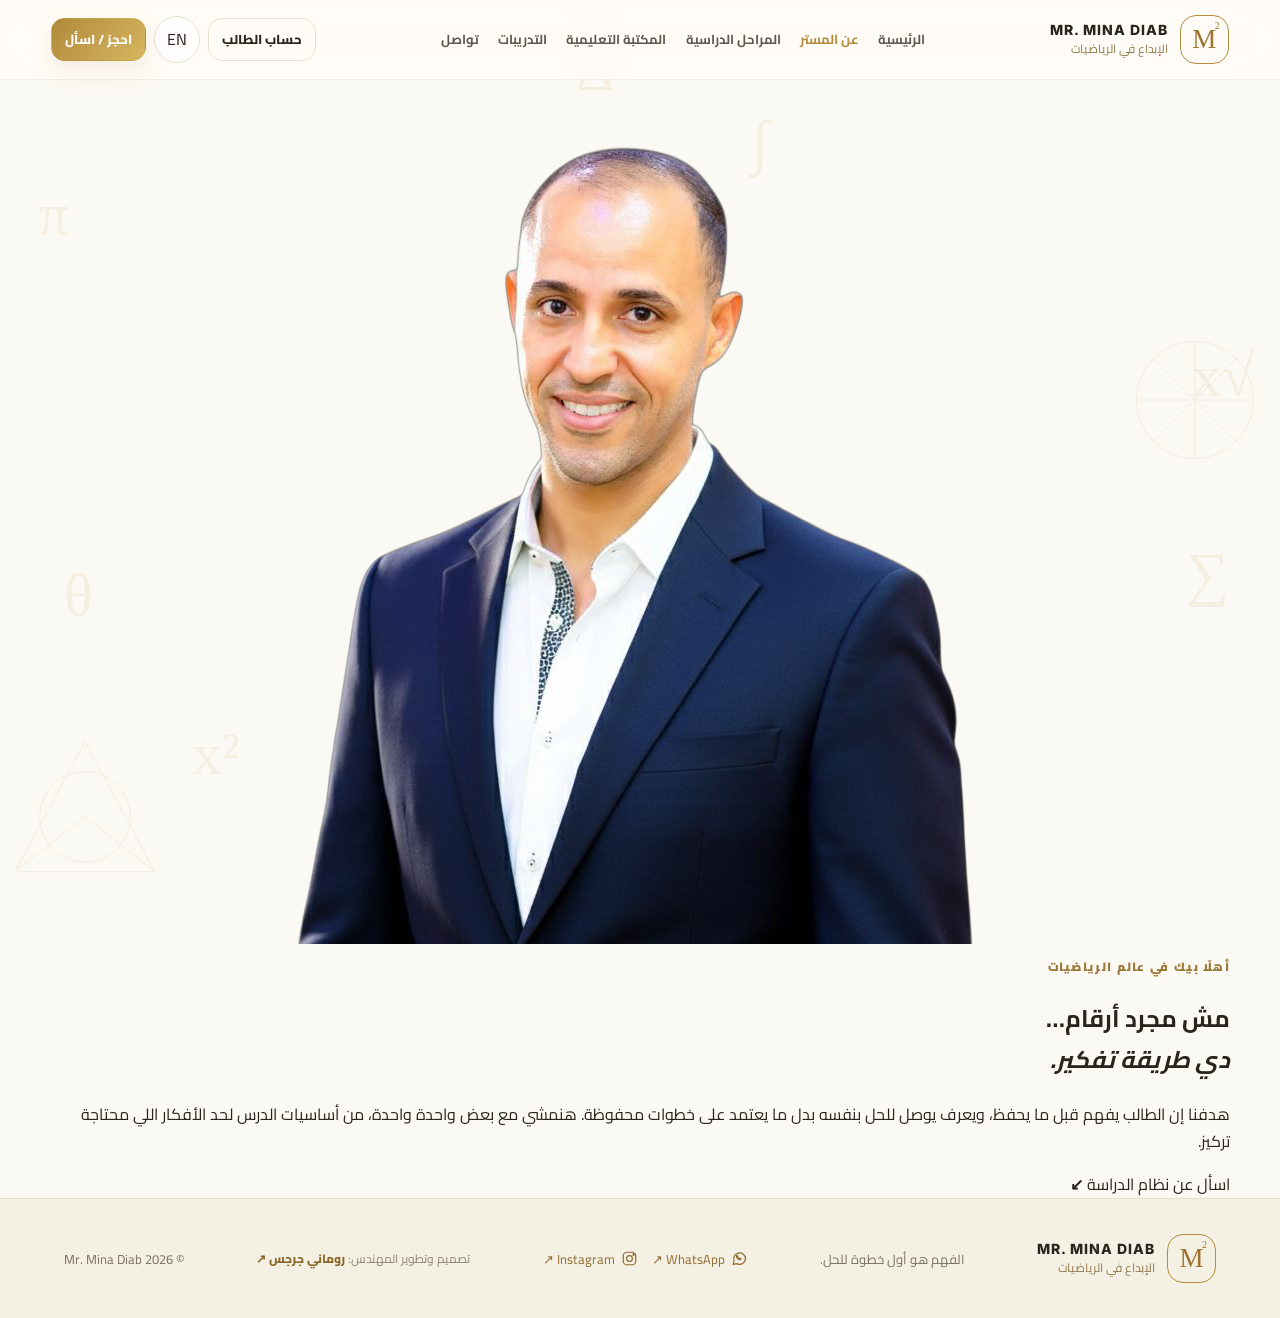
<file: about.html>
<!doctype html>
<!DOCTYPE html>

<!DOCTYPE html>

<html dir="rtl" lang="ar">
<head>
<meta charset="utf-8"/><meta content="width=device-width, initial-scale=1, maximum-scale=1, user-scalable=no, viewport-fit=cover" name="viewport"/><meta content="#fffdf8" name="theme-color"/><meta content="مستر مينا دياب — الإبداع في الرياضيات" name="description"/><title>عن مستر مينا دياب | الإبداع في الرياضيات</title>
<link href="https://fonts.googleapis.com" rel="preconnect"/><link crossorigin="" href="https://fonts.gstatic.com" rel="preconnect"/><link href="https://fonts.googleapis.com/css2?family=Cairo:wght@400;500;600;700;800;900&amp;family=Inter:wght@400;500;600;700;800&amp;display=swap" rel="stylesheet"/><link href="styles.css" rel="stylesheet"/>
</head><body data-title-ar="عن مستر مينا دياب | الإبداع في الرياضيات" data-title-en="Mr. Mina Diab | About the Teacher">
<div aria-hidden="true" class="math-layer"><span class="symbol s1">π</span><span class="symbol s2">∑</span><span class="symbol s3">x²</span><span class="symbol s4">√x</span><span class="symbol s5">∫</span><span class="symbol s6">∞</span><span class="symbol s7">θ</span><span class="symbol s8">Δ</span><svg class="geometry g1" viewbox="0 0 180 180"><path d="M90 12 164 150H16Z"></path><circle cx="90" cy="92" r="48"></circle><path d="M16 150 90 92 164 150"></path></svg><svg class="geometry g2" viewbox="0 0 180 180"><circle cx="90" cy="90" r="62"></circle><path d="M28 90H152M90 28V152M46 46 134 134M134 46 46 134"></path></svg></div>
<header class="header"><a class="brand" href="index.html"><span class="logo">M<sup>2</sup></span><span><b>MR. MINA DIAB</b><small data-ar="الإبداع في الرياضيات" data-en="CREATIVITY IN MATHEMATICS">الإبداع في الرياضيات</small></span></a><button aria-label="القائمة" class="menu" id="menu">☰</button><nav id="nav"><a data-ar="الرئيسية" data-en="Home" href="index.html">الرئيسية</a><a aria-current="page" data-ar="عن المستر" data-en="About" href="about.html">عن المستر</a><a data-ar="المراحل الدراسية" data-en="Study levels" href="levels.html">المراحل الدراسية</a><a data-ar="المكتبة التعليمية" data-en="Learning library" href="library.html">المكتبة التعليمية</a><a data-ar="التدريبات" data-en="Practice" href="practice.html">التدريبات</a><a data-ar="تواصل" data-en="Contact" href="contact.html">تواصل</a></nav><div class="head-actions"><a class="btn small" href="login.html" data-ar="حساب الطالب" data-en="Student account">حساب الطالب</a><button class="lang" id="lang">EN</button><a class="btn gold small" data-ar="احجز / اسأل" data-en="Book / Ask" href="contact.html">احجز / اسأل</a></div></header>
<main><section class="intro section" id="about"><div class="reveal"><div class="about-photo reveal"><img alt="صورة مستر مينا دياب" loading="lazy" src="images/mina-diab.jpg"/></div><span class="kicker" data-ar="أهلًا بيك في عالم الرياضيات" data-en="WELCOME TO THE WORLD OF MATH">أهلًا بيك في عالم الرياضيات</span><h2 data-ar="مش مجرد أرقام…&lt;br&gt;&lt;em&gt;دي طريقة تفكير.&lt;/em&gt;" data-en="More than numbers…&lt;br&gt;&lt;em&gt;a way of thinking.&lt;/em&gt;">مش مجرد أرقام…<br/><em>دي طريقة تفكير.</em></h2></div><div class="intro-text reveal"><p data-ar="هدفنا إن الطالب يفهم قبل ما يحفظ، ويعرف يوصل للحل بنفسه بدل ما يعتمد على خطوات محفوظة. هنمشي مع بعض واحدة واحدة، من أساسيات الدرس لحد الأفكار اللي محتاجة تركيز." data-en="Our goal is to help students understand before memorizing, and learn to solve independently. Step by step, from the basics to more challenging ideas.">هدفنا إن الطالب يفهم قبل ما يحفظ، ويعرف يوصل للحل بنفسه بدل ما يعتمد على خطوات محفوظة. هنمشي مع بعض واحدة واحدة، من أساسيات الدرس لحد الأفكار اللي محتاجة تركيز.</p><a class="text-link" href="contact.html"><span data-ar="اسأل عن نظام الدراسة" data-en="Ask about study options">اسأل عن نظام الدراسة</span> <b>↙</b></a></div></section></main>
<footer class="footer"><a class="brand" href="index.html"><span class="logo">M<sup>2</sup></span><span><b>MR. MINA DIAB</b><small data-ar="الإبداع في الرياضيات" data-en="CREATIVITY IN MATHEMATICS">الإبداع في الرياضيات</small></span></a><p data-ar="الفهم هو أول خطوة للحل." data-en="Understanding is the first step to solving.">الفهم هو أول خطوة للحل.</p><div class="footer-links"><a href="https://wa.me/201035148166" rel="noopener noreferrer" target="_blank"><svg aria-hidden="true" viewbox="0 0 24 24"><path d="M20.5 11.8a8.4 8.4 0 0 1-12.4 7.4L3 20.5l1.3-4.9a8.4 8.4 0 1 1 16.2-3.8Z"></path><path d="M8.6 7.7c.2-.4.4-.4.5 0l.7 1.7-.6.8c.6 1 1.3 1.6 2.2 2l.8-.8 1.8.8c.1.8-.5 1.5-1.2 1.7-1.8.2-4.9-2.5-5.1-4.4-.1-.7.3-1.4.9-1.8Z"></path></svg> WhatsApp ↗</a><a href="https://www.instagram.com/diab.mina?obrf=MWM0b29sZDF0dGJpOA==" rel="noopener noreferrer" target="_blank"><svg aria-hidden="true" viewbox="0 0 24 24"><rect height="17.6" rx="5" width="17.6" x="3.2" y="3.2"></rect><circle cx="12" cy="12" r="4.1"></circle><circle class="ig-dot" cx="17.8" cy="6.5" r="1"></circle></svg> Instagram ↗</a></div><div class="credit"><span data-ar="تصميم وتطوير المهندس:" data-en="Designed &amp; developed by">تصميم وتطوير المهندس:</span> <a href="https://romeo311020.github.io/Romany-Profile/index.html" rel="noopener noreferrer" target="_blank">روماني جرجس <b>↗</b></a></div><small class="copyright">© <span id="year"></span> Mr. Mina Diab</small></footer>
<script src="script.js"></script></body></html>
</file>
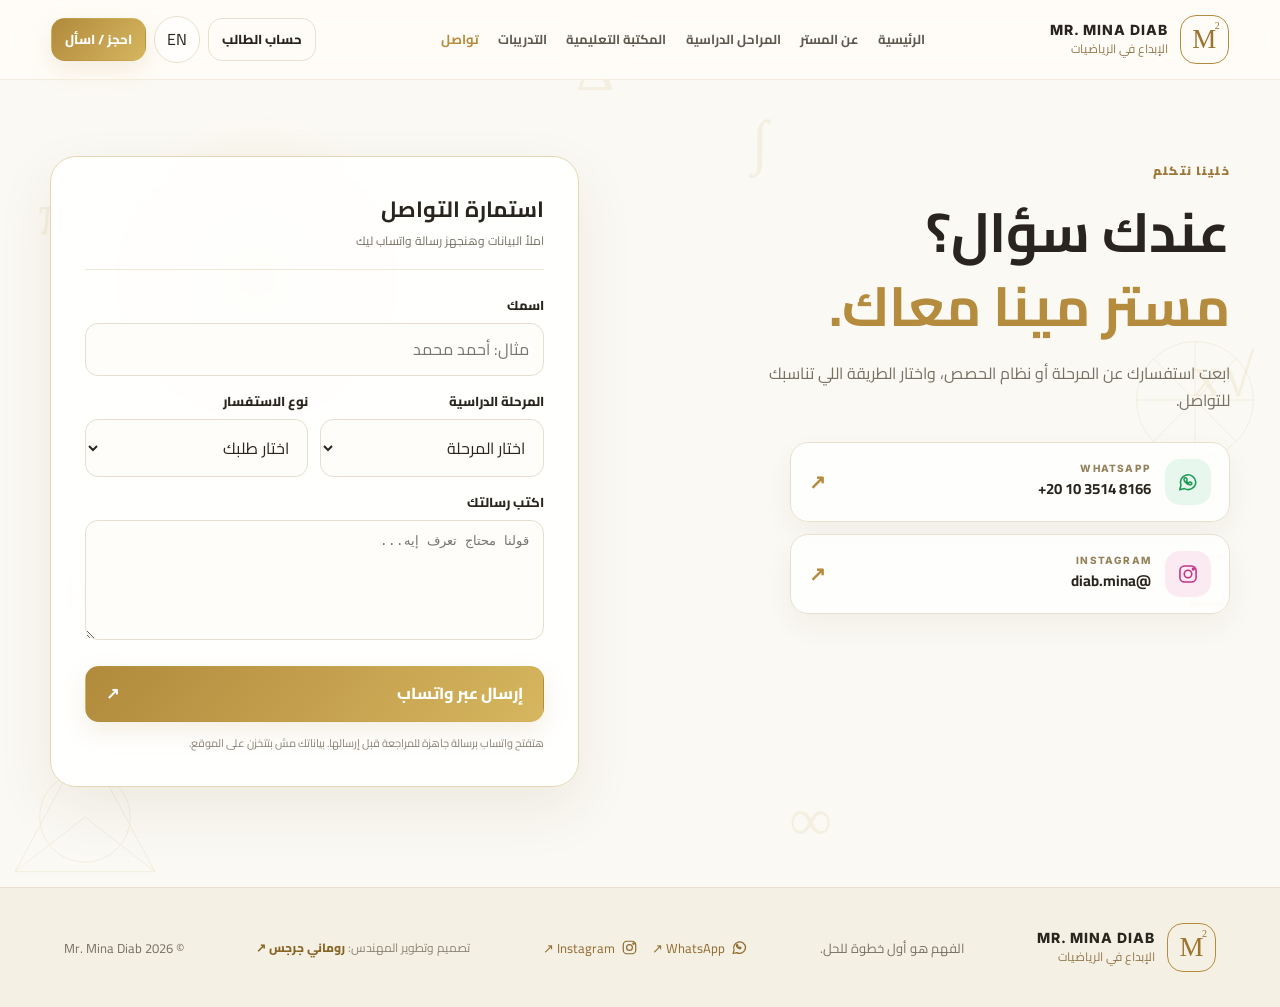
<file: contact.html>
<!doctype html>
<!DOCTYPE html>

<!DOCTYPE html>

<html dir="rtl" lang="ar">
<head>
<meta charset="utf-8"/><meta content="width=device-width, initial-scale=1, maximum-scale=1, user-scalable=no, viewport-fit=cover" name="viewport"/><meta content="#fffdf8" name="theme-color"/><meta content="مستر مينا دياب — الإبداع في الرياضيات" name="description"/><title>تواصل مع مستر مينا دياب</title>
<link href="https://fonts.googleapis.com" rel="preconnect"/><link crossorigin="" href="https://fonts.gstatic.com" rel="preconnect"/><link href="https://fonts.googleapis.com/css2?family=Cairo:wght@400;500;600;700;800;900&amp;family=Inter:wght@400;500;600;700;800&amp;display=swap" rel="stylesheet"/><link href="styles.css" rel="stylesheet"/>
</head><body data-title-ar="تواصل مع مستر مينا دياب" data-title-en="Mr. Mina Diab | Contact">
<div aria-hidden="true" class="math-layer"><span class="symbol s1">π</span><span class="symbol s2">∑</span><span class="symbol s3">x²</span><span class="symbol s4">√x</span><span class="symbol s5">∫</span><span class="symbol s6">∞</span><span class="symbol s7">θ</span><span class="symbol s8">Δ</span><svg class="geometry g1" viewbox="0 0 180 180"><path d="M90 12 164 150H16Z"></path><circle cx="90" cy="92" r="48"></circle><path d="M16 150 90 92 164 150"></path></svg><svg class="geometry g2" viewbox="0 0 180 180"><circle cx="90" cy="90" r="62"></circle><path d="M28 90H152M90 28V152M46 46 134 134M134 46 46 134"></path></svg></div>
<header class="header"><a class="brand" href="index.html"><span class="logo">M<sup>2</sup></span><span><b>MR. MINA DIAB</b><small data-ar="الإبداع في الرياضيات" data-en="CREATIVITY IN MATHEMATICS">الإبداع في الرياضيات</small></span></a><button aria-label="القائمة" class="menu" id="menu">☰</button><nav id="nav"><a data-ar="الرئيسية" data-en="Home" href="index.html">الرئيسية</a><a data-ar="عن المستر" data-en="About" href="about.html">عن المستر</a><a data-ar="المراحل الدراسية" data-en="Study levels" href="levels.html">المراحل الدراسية</a><a data-ar="المكتبة التعليمية" data-en="Learning library" href="library.html">المكتبة التعليمية</a><a data-ar="التدريبات" data-en="Practice" href="practice.html">التدريبات</a><a aria-current="page" data-ar="تواصل" data-en="Contact" href="contact.html">تواصل</a></nav><div class="head-actions"><a class="btn small" href="login.html" data-ar="حساب الطالب" data-en="Student account">حساب الطالب</a><button class="lang" id="lang">EN</button><a class="btn gold small" data-ar="احجز / اسأل" data-en="Book / Ask" href="contact.html">احجز / اسأل</a></div></header>
<main><section class="contact section" id="contact"><div class="contact-glow"></div><div class="contact-info reveal"><span class="kicker" data-ar="خلينا نتكلم" data-en="LET'S TALK">خلينا نتكلم</span><h2 data-ar="عندك سؤال؟&lt;br&gt;&lt;em&gt;مستر مينا معاك.&lt;/em&gt;" data-en="Have a question?&lt;br&gt;&lt;em&gt;Let's talk.&lt;/em&gt;">عندك سؤال؟<br/><em>مستر مينا معاك.</em></h2><p data-ar="ابعت استفسارك عن المرحلة أو نظام الحصص، واختار الطريقة اللي تناسبك للتواصل." data-en="Ask about your grade or lesson options. Choose the contact method that works for you.">ابعت استفسارك عن المرحلة أو نظام الحصص، واختار الطريقة اللي تناسبك للتواصل.</p><div class="contact-links"><a class="contact-link" href="https://wa.me/201035148166" rel="noopener noreferrer" target="_blank"><span class="contact-icon whatsapp-icon"><svg aria-hidden="true" viewbox="0 0 24 24"><path d="M20.5 11.8a8.4 8.4 0 0 1-12.4 7.4L3 20.5l1.3-4.9a8.4 8.4 0 1 1 16.2-3.8Z"></path><path d="M8.6 7.7c.2-.4.4-.4.7-.4h.5c.2 0 .4.1.5.4l.7 1.7c.1.2 0 .4-.1.6l-.5.6c-.2.2-.2.4 0 .6.5.8 1.2 1.4 2 1.8.2.1.4.1.6-.1l.7-.8c.2-.2.4-.2.6-.1l1.6.8c.2.1.3.3.3.5 0 .4-.2 1-.6 1.3-.5.4-1.1.6-1.8.5-1.1-.2-2.4-.8-3.6-1.8-1.4-1.2-2.3-2.6-2.5-3.7-.2-.7.1-1.5.5-1.9Z"></path></svg></span><span><small>WHATSAPP</small><b dir="ltr">+20 10 3514 8166</b></span><strong>↗</strong></a><a class="contact-link" href="https://www.instagram.com/diab.mina?obrf=MWM0b29sZDF0dGJpOA==" rel="noopener noreferrer" target="_blank"><span class="contact-icon instagram-icon"><svg aria-hidden="true" viewbox="0 0 24 24"><rect height="17.6" rx="5" width="17.6" x="3.2" y="3.2"></rect><circle cx="12" cy="12" r="4.1"></circle><circle class="ig-dot" cx="17.8" cy="6.5" r="1"></circle></svg></span><span><small>INSTAGRAM</small><b>@diab.mina</b></span><strong>↗</strong></a></div></div><form class="contact-form reveal" id="contactForm"><div class="form-title"><b data-ar="استمارة التواصل" data-en="CONTACT FORM">استمارة التواصل</b><small data-ar="املأ البيانات وهنجهز رسالة واتساب ليك" data-en="Fill this in to prepare a WhatsApp message">املأ البيانات وهنجهز رسالة واتساب ليك</small></div><label data-ar="اسمك" data-en="Your name" for="name">اسمك</label><input autocomplete="name" id="name" maxlength="80" name="name" placeholder="مثال: أحمد محمد" required=""/><div class="form-row"><div><label data-ar="المرحلة الدراسية" data-en="Study level" for="grade">المرحلة الدراسية</label><select id="grade" name="grade" required=""><option data-ar="اختار المرحلة" data-en="Choose a level" value="">اختار المرحلة</option><option data-ar="إعدادي" data-en="Preparatory">إعدادي</option><option data-ar="ثانوي" data-en="Secondary">ثانوي</option><option data-ar="استفسار عام" data-en="General inquiry">استفسار عام</option></select></div><div><label data-ar="نوع الاستفسار" data-en="Inquiry type" for="topic">نوع الاستفسار</label><select id="topic" name="topic" required=""><option data-ar="اختار طلبك" data-en="Choose a topic" value="">اختار طلبك</option><option data-ar="حجز حصة" data-en="Book a lesson">حجز حصة</option><option data-ar="مواعيد ومجموعات" data-en="Schedules &amp; groups">مواعيد ومجموعات</option><option data-ar="الكورسات والمذكرات" data-en="Courses &amp; notes">الكورسات والمذكرات</option><option data-ar="استفسار آخر" data-en="Other question">استفسار آخر</option></select></div></div><label data-ar="اكتب رسالتك" data-en="Your message" for="message">اكتب رسالتك</label><textarea id="message" maxlength="1000" name="message" placeholder="قولنا محتاج تعرف إيه..." required="" rows="4"></textarea><button class="btn gold submit" type="submit"><span data-ar="إرسال عبر واتساب" data-en="Send via WhatsApp">إرسال عبر واتساب</span><b>↗</b></button><p class="privacy" data-ar="هتفتح واتساب برسالة جاهزة للمراجعة قبل إرسالها. بياناتك مش بتتخزن على الموقع." data-en="WhatsApp opens with a message to review before sending. Your details aren't stored on this website.">هتفتح واتساب برسالة جاهزة للمراجعة قبل إرسالها. بياناتك مش بتتخزن على الموقع.</p><div aria-live="polite" id="status" role="status"></div></form></section></main>
<footer class="footer"><a class="brand" href="index.html"><span class="logo">M<sup>2</sup></span><span><b>MR. MINA DIAB</b><small data-ar="الإبداع في الرياضيات" data-en="CREATIVITY IN MATHEMATICS">الإبداع في الرياضيات</small></span></a><p data-ar="الفهم هو أول خطوة للحل." data-en="Understanding is the first step to solving.">الفهم هو أول خطوة للحل.</p><div class="footer-links"><a href="https://wa.me/201035148166" rel="noopener noreferrer" target="_blank"><svg aria-hidden="true" viewbox="0 0 24 24"><path d="M20.5 11.8a8.4 8.4 0 0 1-12.4 7.4L3 20.5l1.3-4.9a8.4 8.4 0 1 1 16.2-3.8Z"></path><path d="M8.6 7.7c.2-.4.4-.4.5 0l.7 1.7-.6.8c.6 1 1.3 1.6 2.2 2l.8-.8 1.8.8c.1.8-.5 1.5-1.2 1.7-1.8.2-4.9-2.5-5.1-4.4-.1-.7.3-1.4.9-1.8Z"></path></svg> WhatsApp ↗</a><a href="https://www.instagram.com/diab.mina?obrf=MWM0b29sZDF0dGJpOA==" rel="noopener noreferrer" target="_blank"><svg aria-hidden="true" viewbox="0 0 24 24"><rect height="17.6" rx="5" width="17.6" x="3.2" y="3.2"></rect><circle cx="12" cy="12" r="4.1"></circle><circle class="ig-dot" cx="17.8" cy="6.5" r="1"></circle></svg> Instagram ↗</a></div><div class="credit"><span data-ar="تصميم وتطوير المهندس:" data-en="Designed &amp; developed by">تصميم وتطوير المهندس:</span> <a href="https://romeo311020.github.io/Romany-Profile/index.html" rel="noopener noreferrer" target="_blank">روماني جرجس <b>↗</b></a></div><small class="copyright">© <span id="year"></span> Mr. Mina Diab</small></footer>
<script src="script.js"></script></body></html>
</file>
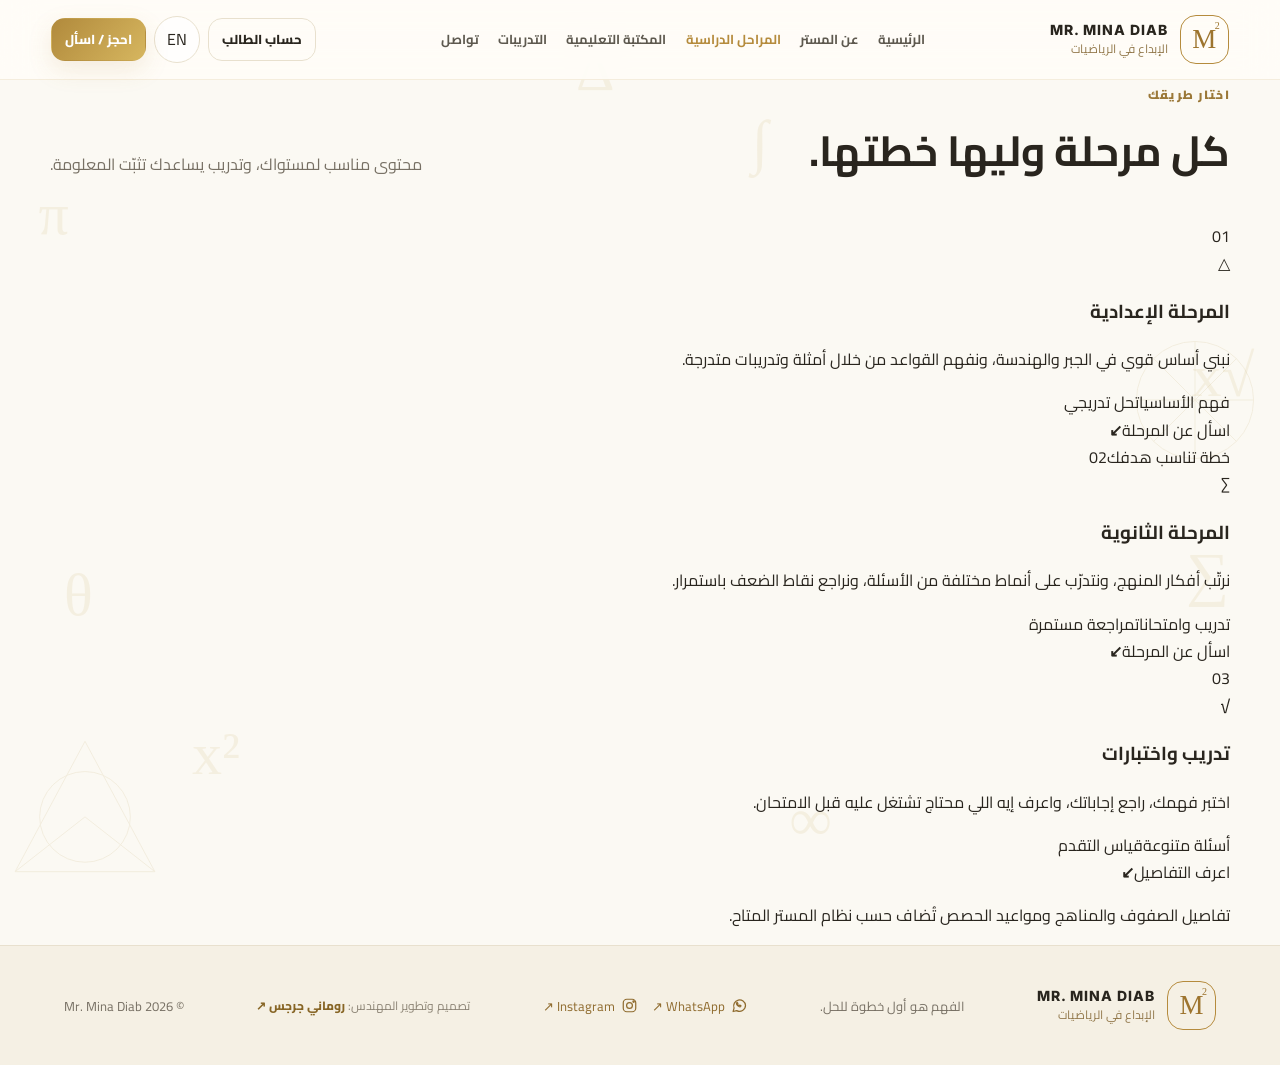
<file: levels.html>
<!doctype html>
<!DOCTYPE html>

<!DOCTYPE html>

<html dir="rtl" lang="ar">
<head>
<meta charset="utf-8"/><meta content="width=device-width, initial-scale=1, maximum-scale=1, user-scalable=no, viewport-fit=cover" name="viewport"/><meta content="#fffdf8" name="theme-color"/><meta content="مستر مينا دياب — الإبداع في الرياضيات" name="description"/><title>المراحل الدراسية | مستر مينا دياب</title>
<link href="https://fonts.googleapis.com" rel="preconnect"/><link crossorigin="" href="https://fonts.gstatic.com" rel="preconnect"/><link href="https://fonts.googleapis.com/css2?family=Cairo:wght@400;500;600;700;800;900&amp;family=Inter:wght@400;500;600;700;800&amp;display=swap" rel="stylesheet"/><link href="styles.css" rel="stylesheet"/>
</head><body data-title-ar="المراحل الدراسية | مستر مينا دياب" data-title-en="Mr. Mina Diab | Study Levels">
<div aria-hidden="true" class="math-layer"><span class="symbol s1">π</span><span class="symbol s2">∑</span><span class="symbol s3">x²</span><span class="symbol s4">√x</span><span class="symbol s5">∫</span><span class="symbol s6">∞</span><span class="symbol s7">θ</span><span class="symbol s8">Δ</span><svg class="geometry g1" viewbox="0 0 180 180"><path d="M90 12 164 150H16Z"></path><circle cx="90" cy="92" r="48"></circle><path d="M16 150 90 92 164 150"></path></svg><svg class="geometry g2" viewbox="0 0 180 180"><circle cx="90" cy="90" r="62"></circle><path d="M28 90H152M90 28V152M46 46 134 134M134 46 46 134"></path></svg></div>
<header class="header"><a class="brand" href="index.html"><span class="logo">M<sup>2</sup></span><span><b>MR. MINA DIAB</b><small data-ar="الإبداع في الرياضيات" data-en="CREATIVITY IN MATHEMATICS">الإبداع في الرياضيات</small></span></a><button aria-label="القائمة" class="menu" id="menu">☰</button><nav id="nav"><a data-ar="الرئيسية" data-en="Home" href="index.html">الرئيسية</a><a data-ar="عن المستر" data-en="About" href="about.html">عن المستر</a><a aria-current="page" data-ar="المراحل الدراسية" data-en="Study levels" href="levels.html">المراحل الدراسية</a><a data-ar="المكتبة التعليمية" data-en="Learning library" href="library.html">المكتبة التعليمية</a><a data-ar="التدريبات" data-en="Practice" href="practice.html">التدريبات</a><a data-ar="تواصل" data-en="Contact" href="contact.html">تواصل</a></nav><div class="head-actions"><a class="btn small" href="login.html" data-ar="حساب الطالب" data-en="Student account">حساب الطالب</a><button class="lang" id="lang">EN</button><a class="btn gold small" data-ar="احجز / اسأل" data-en="Book / Ask" href="contact.html">احجز / اسأل</a></div></header>
<main><section class="tracks section" id="tracks"><div class="section-heading reveal"><div><span class="kicker" data-ar="اختار طريقك" data-en="CHOOSE YOUR PATH">اختار طريقك</span><h2 data-ar="كل مرحلة وليها خطتها." data-en="Every level has its own plan.">كل مرحلة وليها خطتها.</h2></div><p data-ar="محتوى مناسب لمستواك، وتدريب يساعدك تثبّت المعلومة." data-en="Content for your level, with practice to help concepts stick.">محتوى مناسب لمستواك، وتدريب يساعدك تثبّت المعلومة.</p></div><div class="cards"><article class="track-card reveal"><span class="number">01</span><div class="track-icon">△</div><h3 data-ar="المرحلة الإعدادية" data-en="Preparatory Stage">المرحلة الإعدادية</h3><p data-ar="نبني أساس قوي في الجبر والهندسة، ونفهم القواعد من خلال أمثلة وتدريبات متدرجة." data-en="Build a strong foundation in algebra and geometry with clear examples and guided practice.">نبني أساس قوي في الجبر والهندسة، ونفهم القواعد من خلال أمثلة وتدريبات متدرجة.</p><div class="tags"><span data-ar="فهم الأساسيات" data-en="Core concepts">فهم الأساسيات</span><span data-ar="حل تدريجي" data-en="Guided practice">حل تدريجي</span></div><a class="card-link" href="contact.html"><span data-ar="اسأل عن المرحلة" data-en="Ask about this level">اسأل عن المرحلة</span><b>↙</b></a></article><article class="track-card featured reveal"><span class="featured-tag" data-ar="خطة تناسب هدفك" data-en="A plan for your goals">خطة تناسب هدفك</span><span class="number">02</span><div class="track-icon">∑</div><h3 data-ar="المرحلة الثانوية" data-en="Secondary Stage">المرحلة الثانوية</h3><p data-ar="نرتّب أفكار المنهج، ونتدرّب على أنماط مختلفة من الأسئلة، ونراجع نقاط الضعف باستمرار." data-en="Organize curriculum topics, practice varied question types, and work on areas for improvement.">نرتّب أفكار المنهج، ونتدرّب على أنماط مختلفة من الأسئلة، ونراجع نقاط الضعف باستمرار.</p><div class="tags"><span data-ar="تدريب وامتحانات" data-en="Practice &amp; exams">تدريب وامتحانات</span><span data-ar="مراجعة مستمرة" data-en="Ongoing review">مراجعة مستمرة</span></div><a class="card-link" href="contact.html"><span data-ar="اسأل عن المرحلة" data-en="Ask about this level">اسأل عن المرحلة</span><b>↙</b></a></article><article class="track-card reveal"><span class="number">03</span><div class="track-icon">√</div><h3 data-ar="تدريب واختبارات" data-en="Practice &amp; Quizzes">تدريب واختبارات</h3><p data-ar="اختبر فهمك، راجع إجاباتك، واعرف إيه اللي محتاج تشتغل عليه قبل الامتحان." data-en="Test your understanding, review answers, and find what to practice before exams.">اختبر فهمك، راجع إجاباتك، واعرف إيه اللي محتاج تشتغل عليه قبل الامتحان.</p><div class="tags"><span data-ar="أسئلة متنوعة" data-en="Mixed questions">أسئلة متنوعة</span><span data-ar="قياس التقدم" data-en="Track progress">قياس التقدم</span></div><a class="card-link" href="contact.html"><span data-ar="اعرف التفاصيل" data-en="Learn more">اعرف التفاصيل</span><b>↙</b></a></article></div><p class="note" data-ar="تفاصيل الصفوف والمناهج ومواعيد الحصص تُضاف حسب نظام المستر المتاح." data-en="Grades, curricula, and schedules can be added to match the teacher's current offerings.">تفاصيل الصفوف والمناهج ومواعيد الحصص تُضاف حسب نظام المستر المتاح.</p></section></main>
<footer class="footer"><a class="brand" href="index.html"><span class="logo">M<sup>2</sup></span><span><b>MR. MINA DIAB</b><small data-ar="الإبداع في الرياضيات" data-en="CREATIVITY IN MATHEMATICS">الإبداع في الرياضيات</small></span></a><p data-ar="الفهم هو أول خطوة للحل." data-en="Understanding is the first step to solving.">الفهم هو أول خطوة للحل.</p><div class="footer-links"><a href="https://wa.me/201035148166" rel="noopener noreferrer" target="_blank"><svg aria-hidden="true" viewbox="0 0 24 24"><path d="M20.5 11.8a8.4 8.4 0 0 1-12.4 7.4L3 20.5l1.3-4.9a8.4 8.4 0 1 1 16.2-3.8Z"></path><path d="M8.6 7.7c.2-.4.4-.4.5 0l.7 1.7-.6.8c.6 1 1.3 1.6 2.2 2l.8-.8 1.8.8c.1.8-.5 1.5-1.2 1.7-1.8.2-4.9-2.5-5.1-4.4-.1-.7.3-1.4.9-1.8Z"></path></svg> WhatsApp ↗</a><a href="https://www.instagram.com/diab.mina?obrf=MWM0b29sZDF0dGJpOA==" rel="noopener noreferrer" target="_blank"><svg aria-hidden="true" viewbox="0 0 24 24"><rect height="17.6" rx="5" width="17.6" x="3.2" y="3.2"></rect><circle cx="12" cy="12" r="4.1"></circle><circle class="ig-dot" cx="17.8" cy="6.5" r="1"></circle></svg> Instagram ↗</a></div><div class="credit"><span data-ar="تصميم وتطوير المهندس:" data-en="Designed &amp; developed by">تصميم وتطوير المهندس:</span> <a href="https://romeo311020.github.io/Romany-Profile/index.html" rel="noopener noreferrer" target="_blank">روماني جرجس <b>↗</b></a></div><small class="copyright">© <span id="year"></span> Mr. Mina Diab</small></footer>
<script src="script.js"></script></body></html>
</file>
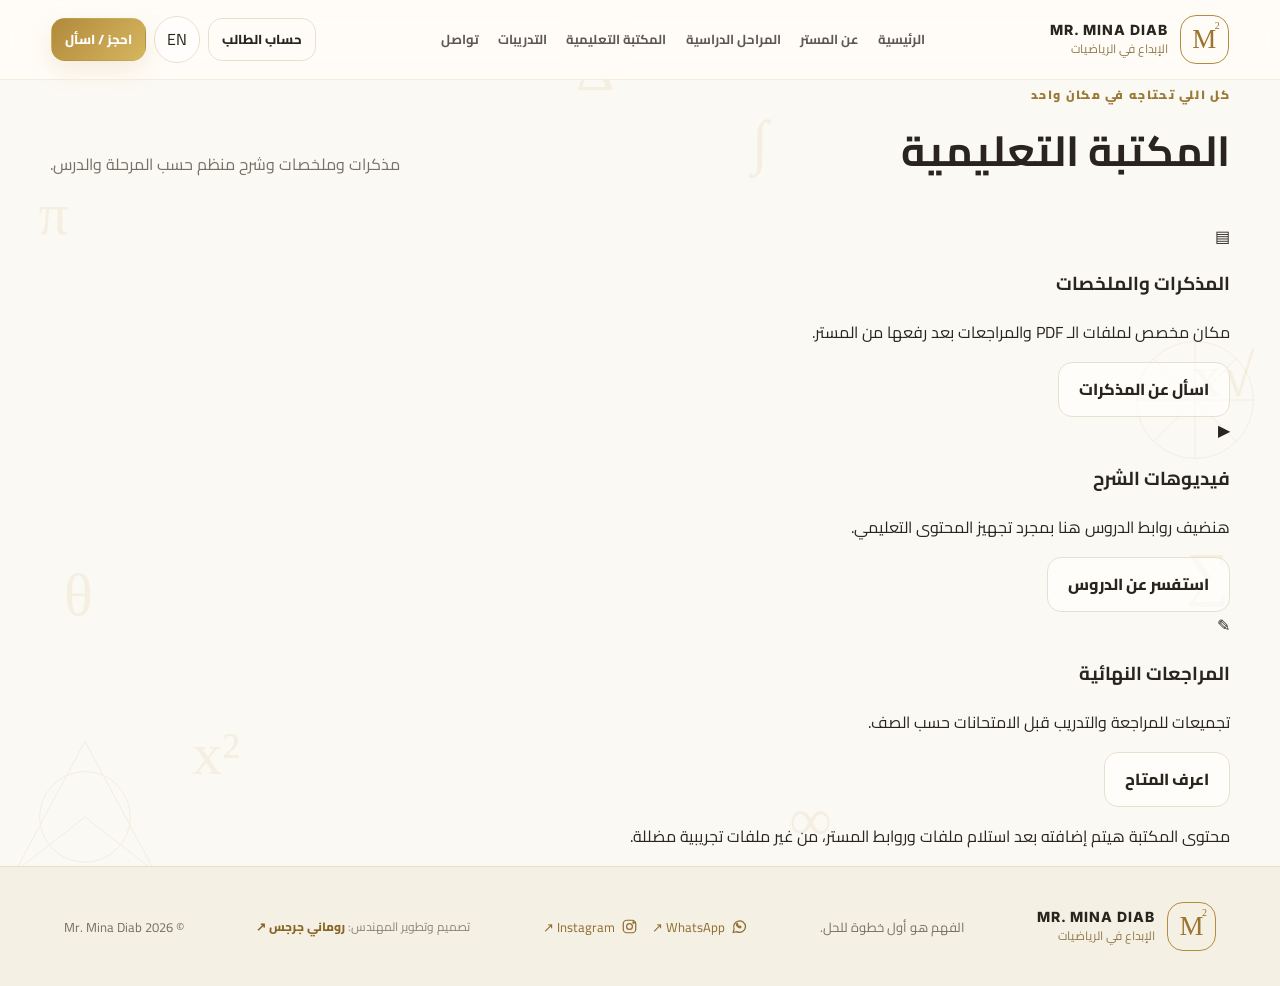
<file: library.html>
<!doctype html>
<!DOCTYPE html>

<!DOCTYPE html>

<html dir="rtl" lang="ar">
<head>
<meta charset="utf-8"/><meta content="width=device-width, initial-scale=1, maximum-scale=1, user-scalable=no, viewport-fit=cover" name="viewport"/><meta content="#fffdf8" name="theme-color"/><meta content="مستر مينا دياب — الإبداع في الرياضيات" name="description"/><title>المكتبة التعليمية | مستر مينا دياب</title>
<link href="https://fonts.googleapis.com" rel="preconnect"/><link crossorigin="" href="https://fonts.gstatic.com" rel="preconnect"/><link href="https://fonts.googleapis.com/css2?family=Cairo:wght@400;500;600;700;800;900&amp;family=Inter:wght@400;500;600;700;800&amp;display=swap" rel="stylesheet"/><link href="styles.css" rel="stylesheet"/>
</head><body data-title-ar="المكتبة التعليمية | مستر مينا دياب" data-title-en="Mr. Mina Diab | Learning Library">
<div aria-hidden="true" class="math-layer"><span class="symbol s1">π</span><span class="symbol s2">∑</span><span class="symbol s3">x²</span><span class="symbol s4">√x</span><span class="symbol s5">∫</span><span class="symbol s6">∞</span><span class="symbol s7">θ</span><span class="symbol s8">Δ</span><svg class="geometry g1" viewbox="0 0 180 180"><path d="M90 12 164 150H16Z"></path><circle cx="90" cy="92" r="48"></circle><path d="M16 150 90 92 164 150"></path></svg><svg class="geometry g2" viewbox="0 0 180 180"><circle cx="90" cy="90" r="62"></circle><path d="M28 90H152M90 28V152M46 46 134 134M134 46 46 134"></path></svg></div>
<header class="header"><a class="brand" href="index.html"><span class="logo">M<sup>2</sup></span><span><b>MR. MINA DIAB</b><small data-ar="الإبداع في الرياضيات" data-en="CREATIVITY IN MATHEMATICS">الإبداع في الرياضيات</small></span></a><button aria-label="القائمة" class="menu" id="menu">☰</button><nav id="nav"><a data-ar="الرئيسية" data-en="Home" href="index.html">الرئيسية</a><a data-ar="عن المستر" data-en="About" href="about.html">عن المستر</a><a data-ar="المراحل الدراسية" data-en="Study levels" href="levels.html">المراحل الدراسية</a><a data-ar="المكتبة التعليمية" data-en="Learning library" href="library.html">المكتبة التعليمية</a><a data-ar="التدريبات" data-en="Practice" href="practice.html">التدريبات</a><a data-ar="تواصل" data-en="Contact" href="contact.html">تواصل</a></nav><div class="head-actions"><a class="btn small" href="login.html" data-ar="حساب الطالب" data-en="Student account">حساب الطالب</a><button class="lang" id="lang">EN</button><a class="btn gold small" data-ar="احجز / اسأل" data-en="Book / Ask" href="contact.html">احجز / اسأل</a></div></header>
<main><section class="subpage section"><div class="section-heading"><div><span class="kicker" data-ar="كل اللي تحتاجه في مكان واحد" data-en="EVERYTHING IN ONE PLACE">كل اللي تحتاجه في مكان واحد</span><h2 data-ar="المكتبة التعليمية" data-en="Learning Library">المكتبة التعليمية</h2></div><p data-ar="مذكرات وملخصات وشرح منظم حسب المرحلة والدرس." data-en="Notes, summaries, and lessons organized by level and topic.">مذكرات وملخصات وشرح منظم حسب المرحلة والدرس.</p></div><div class="resource-grid"><article class="resource-card reveal"><span class="resource-symbol">▤</span><h3 data-ar="المذكرات والملخصات" data-en="Notes &amp; Summaries">المذكرات والملخصات</h3><p data-ar="مكان مخصص لملفات الـ PDF والمراجعات بعد رفعها من المستر." data-en="A dedicated place for PDFs and revision files once uploaded by the teacher.">مكان مخصص لملفات الـ PDF والمراجعات بعد رفعها من المستر.</p><a class="btn outline" data-ar="اسأل عن المذكرات" data-en="Ask about notes" href="contact.html">اسأل عن المذكرات</a></article><article class="resource-card reveal"><span class="resource-symbol">▶</span><h3 data-ar="فيديوهات الشرح" data-en="Lesson Videos">فيديوهات الشرح</h3><p data-ar="هنضيف روابط الدروس هنا بمجرد تجهيز المحتوى التعليمي." data-en="Lesson links will appear here when the teaching content is ready.">هنضيف روابط الدروس هنا بمجرد تجهيز المحتوى التعليمي.</p><a class="btn outline" data-ar="استفسر عن الدروس" data-en="Ask about lessons" href="contact.html">استفسر عن الدروس</a></article><article class="resource-card reveal"><span class="resource-symbol">✎</span><h3 data-ar="المراجعات النهائية" data-en="Revision Packs">المراجعات النهائية</h3><p data-ar="تجميعات للمراجعة والتدريب قبل الامتحانات حسب الصف." data-en="Revision materials and exam practice by grade.">تجميعات للمراجعة والتدريب قبل الامتحانات حسب الصف.</p><a class="btn outline" data-ar="اعرف المتاح" data-en="Check availability" href="contact.html">اعرف المتاح</a></article></div><p class="note" data-ar="محتوى المكتبة هيتم إضافته بعد استلام ملفات وروابط المستر، من غير ملفات تجريبية مضللة." data-en="Library content will be added after the teacher's actual files and links are provided.">محتوى المكتبة هيتم إضافته بعد استلام ملفات وروابط المستر، من غير ملفات تجريبية مضللة.</p></section></main>
<footer class="footer"><a class="brand" href="index.html"><span class="logo">M<sup>2</sup></span><span><b>MR. MINA DIAB</b><small data-ar="الإبداع في الرياضيات" data-en="CREATIVITY IN MATHEMATICS">الإبداع في الرياضيات</small></span></a><p data-ar="الفهم هو أول خطوة للحل." data-en="Understanding is the first step to solving.">الفهم هو أول خطوة للحل.</p><div class="footer-links"><a href="https://wa.me/201035148166" rel="noopener noreferrer" target="_blank"><svg aria-hidden="true" viewbox="0 0 24 24"><path d="M20.5 11.8a8.4 8.4 0 0 1-12.4 7.4L3 20.5l1.3-4.9a8.4 8.4 0 1 1 16.2-3.8Z"></path><path d="M8.6 7.7c.2-.4.4-.4.5 0l.7 1.7-.6.8c.6 1 1.3 1.6 2.2 2l.8-.8 1.8.8c.1.8-.5 1.5-1.2 1.7-1.8.2-4.9-2.5-5.1-4.4-.1-.7.3-1.4.9-1.8Z"></path></svg> WhatsApp ↗</a><a href="https://www.instagram.com/diab.mina?obrf=MWM0b29sZDF0dGJpOA==" rel="noopener noreferrer" target="_blank"><svg aria-hidden="true" viewbox="0 0 24 24"><rect height="17.6" rx="5" width="17.6" x="3.2" y="3.2"></rect><circle cx="12" cy="12" r="4.1"></circle><circle class="ig-dot" cx="17.8" cy="6.5" r="1"></circle></svg> Instagram ↗</a></div><div class="credit"><span data-ar="تصميم وتطوير المهندس:" data-en="Designed &amp; developed by">تصميم وتطوير المهندس:</span> <a href="https://romeo311020.github.io/Romany-Profile/index.html" rel="noopener noreferrer" target="_blank">روماني جرجس <b>↗</b></a></div><small class="copyright">© <span id="year"></span> Mr. Mina Diab</small></footer>
<script src="script.js"></script></body></html>
</file>
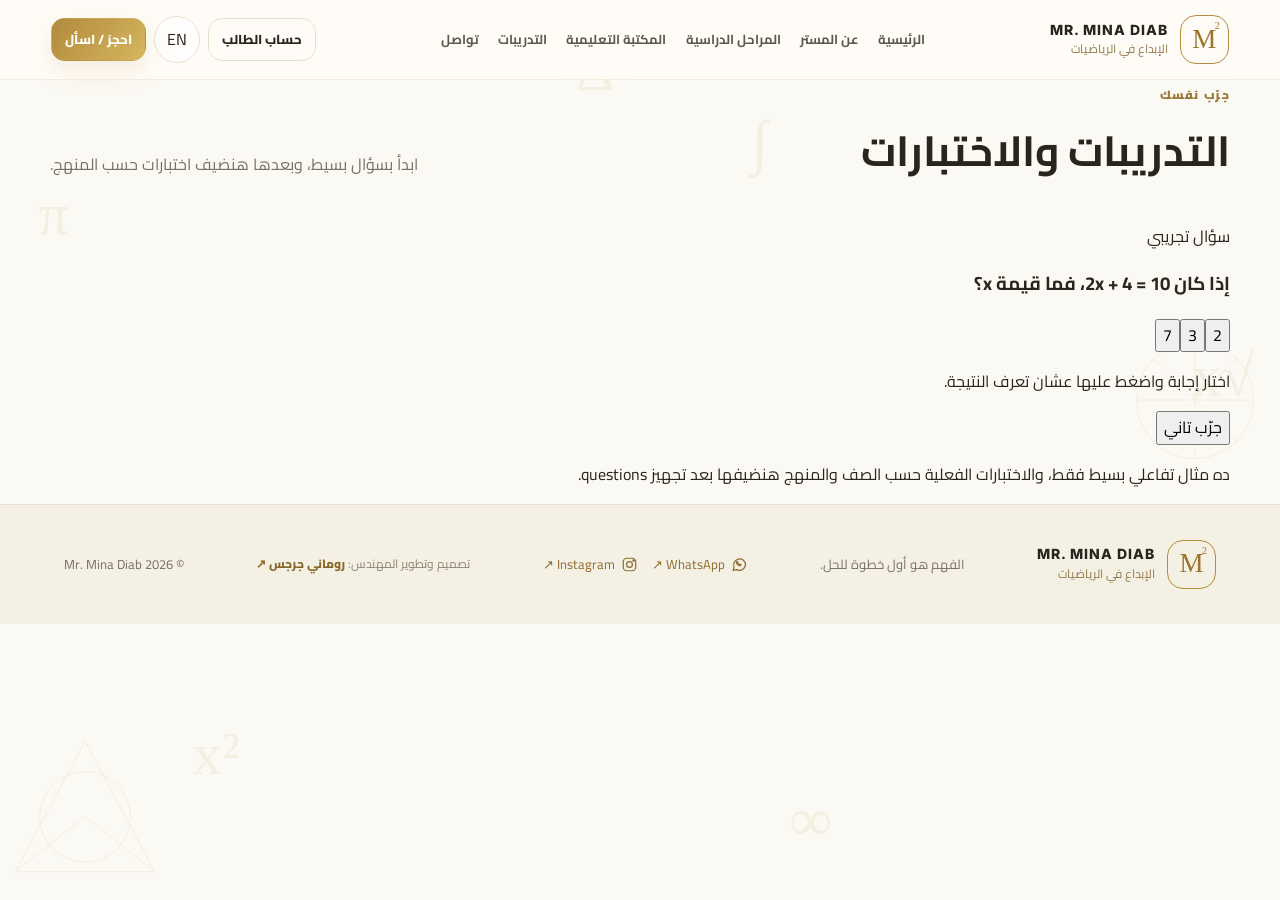
<file: practice.html>
<!doctype html>
<!DOCTYPE html>

<!DOCTYPE html>

<html dir="rtl" lang="ar">
<head>
<meta charset="utf-8"/><meta content="width=device-width, initial-scale=1, maximum-scale=1, user-scalable=no, viewport-fit=cover" name="viewport"/><meta content="#fffdf8" name="theme-color"/><meta content="مستر مينا دياب — الإبداع في الرياضيات" name="description"/><title>التدريبات والاختبارات | مستر مينا دياب</title>
<link href="https://fonts.googleapis.com" rel="preconnect"/><link crossorigin="" href="https://fonts.gstatic.com" rel="preconnect"/><link href="https://fonts.googleapis.com/css2?family=Cairo:wght@400;500;600;700;800;900&amp;family=Inter:wght@400;500;600;700;800&amp;display=swap" rel="stylesheet"/><link href="styles.css" rel="stylesheet"/>
</head><body data-title-ar="التدريبات والاختبارات | مستر مينا دياب" data-title-en="Mr. Mina Diab | Practice &amp; Quizzes">
<div aria-hidden="true" class="math-layer"><span class="symbol s1">π</span><span class="symbol s2">∑</span><span class="symbol s3">x²</span><span class="symbol s4">√x</span><span class="symbol s5">∫</span><span class="symbol s6">∞</span><span class="symbol s7">θ</span><span class="symbol s8">Δ</span><svg class="geometry g1" viewbox="0 0 180 180"><path d="M90 12 164 150H16Z"></path><circle cx="90" cy="92" r="48"></circle><path d="M16 150 90 92 164 150"></path></svg><svg class="geometry g2" viewbox="0 0 180 180"><circle cx="90" cy="90" r="62"></circle><path d="M28 90H152M90 28V152M46 46 134 134M134 46 46 134"></path></svg></div>
<header class="header"><a class="brand" href="index.html"><span class="logo">M<sup>2</sup></span><span><b>MR. MINA DIAB</b><small data-ar="الإبداع في الرياضيات" data-en="CREATIVITY IN MATHEMATICS">الإبداع في الرياضيات</small></span></a><button aria-label="القائمة" class="menu" id="menu">☰</button><nav id="nav"><a data-ar="الرئيسية" data-en="Home" href="index.html">الرئيسية</a><a data-ar="عن المستر" data-en="About" href="about.html">عن المستر</a><a data-ar="المراحل الدراسية" data-en="Study levels" href="levels.html">المراحل الدراسية</a><a data-ar="المكتبة التعليمية" data-en="Learning library" href="library.html">المكتبة التعليمية</a><a data-ar="التدريبات" data-en="Practice" href="practice.html">التدريبات</a><a data-ar="تواصل" data-en="Contact" href="contact.html">تواصل</a></nav><div class="head-actions"><a class="btn small" href="login.html" data-ar="حساب الطالب" data-en="Student account">حساب الطالب</a><button class="lang" id="lang">EN</button><a class="btn gold small" data-ar="احجز / اسأل" data-en="Book / Ask" href="contact.html">احجز / اسأل</a></div></header>
<main><section class="subpage section"><div class="section-heading"><div><span class="kicker" data-ar="جرّب نفسك" data-en="TEST YOURSELF">جرّب نفسك</span><h2 data-ar="التدريبات والاختبارات" data-en="Practice &amp; Quizzes">التدريبات والاختبارات</h2></div><p data-ar="ابدأ بسؤال بسيط، وبعدها هنضيف اختبارات حسب المنهج." data-en="Start with a simple question; curriculum-specific quizzes can be added next.">ابدأ بسؤال بسيط، وبعدها هنضيف اختبارات حسب المنهج.</p></div><div class="quiz-box reveal"><span class="quiz-label" data-ar="سؤال تجريبي" data-en="SAMPLE QUESTION">سؤال تجريبي</span><h3 data-ar="إذا كان 2x + 4 = 10، فما قيمة x؟" data-en="If 2x + 4 = 10, what is x?">إذا كان 2x + 4 = 10، فما قيمة x؟</h3><div class="quiz-options"><button data-answer="wrong" type="button">2</button><button data-answer="correct" type="button">3</button><button data-answer="wrong" type="button">7</button></div><p aria-live="polite" data-ar="اختار إجابة واضغط عليها عشان تعرف النتيجة." data-en="Choose an answer to see the result." id="quizFeedback" role="status">اختار إجابة واضغط عليها عشان تعرف النتيجة.</p><button class="text-link" data-ar="جرّب تاني" data-en="Try again" id="quizReset" type="button">جرّب تاني</button></div><p class="note" data-ar="ده مثال تفاعلي بسيط فقط، والاختبارات الفعلية حسب الصف والمنهج هنضيفها بعد تجهيز الأسئلة." data-en="This is only a simple interactive sample. Real grade-specific quizzes will be added when questions are ready.">ده مثال تفاعلي بسيط فقط، والاختبارات الفعلية حسب الصف والمنهج هنضيفها بعد تجهيز questions.</p></section></main>
<footer class="footer"><a class="brand" href="index.html"><span class="logo">M<sup>2</sup></span><span><b>MR. MINA DIAB</b><small data-ar="الإبداع في الرياضيات" data-en="CREATIVITY IN MATHEMATICS">الإبداع في الرياضيات</small></span></a><p data-ar="الفهم هو أول خطوة للحل." data-en="Understanding is the first step to solving.">الفهم هو أول خطوة للحل.</p><div class="footer-links"><a href="https://wa.me/201035148166" rel="noopener noreferrer" target="_blank"><svg aria-hidden="true" viewbox="0 0 24 24"><path d="M20.5 11.8a8.4 8.4 0 0 1-12.4 7.4L3 20.5l1.3-4.9a8.4 8.4 0 1 1 16.2-3.8Z"></path><path d="M8.6 7.7c.2-.4.4-.4.5 0l.7 1.7-.6.8c.6 1 1.3 1.6 2.2 2l.8-.8 1.8.8c.1.8-.5 1.5-1.2 1.7-1.8.2-4.9-2.5-5.1-4.4-.1-.7.3-1.4.9-1.8Z"></path></svg> WhatsApp ↗</a><a href="https://www.instagram.com/diab.mina?obrf=MWM0b29sZDF0dGJpOA==" rel="noopener noreferrer" target="_blank"><svg aria-hidden="true" viewbox="0 0 24 24"><rect height="17.6" rx="5" width="17.6" x="3.2" y="3.2"></rect><circle cx="12" cy="12" r="4.1"></circle><circle class="ig-dot" cx="17.8" cy="6.5" r="1"></circle></svg> Instagram ↗</a></div><div class="credit"><span data-ar="تصميم وتطوير المهندس:" data-en="Designed &amp; developed by">تصميم وتطوير المهندس:</span> <a href="https://romeo311020.github.io/Romany-Profile/index.html" rel="noopener noreferrer" target="_blank">روماني جرجس <b>↗</b></a></div><small class="copyright">© <span id="year"></span> Mr. Mina Diab</small></footer>
<script src="script.js"></script></body></html>
</file>
<file: styles.css>
/* Mr. Mina Diab — polished responsive visual system */
:root{--ink:#29251e;--muted:#777064;--gold:#b58b3d;--gold2:#e9d49b;--cream:#fbf9f3;--line:#e8e0ce;--white:#fff;--shadow:0 22px 65px rgba(66,48,13,.09);--radius:24px}*{box-sizing:border-box}html{scroll-behavior:smooth}body{margin:0;background:var(--cream);color:var(--ink);font-family:'Cairo',sans-serif;line-height:1.7}a{color:inherit;text-decoration:none}button,input,select{font:inherit}button,a{-webkit-tap-highlight-color:transparent}.header{position:sticky;top:0;z-index:20;display:flex;align-items:center;justify-content:space-between;gap:18px;padding:15px clamp(18px,4vw,64px);background:rgba(255,253,248,.84);border-bottom:1px solid rgba(181,139,61,.14);backdrop-filter:blur(18px);-webkit-backdrop-filter:blur(18px)}.brand{display:flex;align-items:center;gap:12px;flex-shrink:0}.logo{width:49px;height:49px;border:1px solid var(--gold);border-radius:16px;display:grid;place-items:center;font-family:Georgia,serif;font-size:27px;color:#9d742e;position:relative}.logo sup{font-size:10px;position:absolute;right:8px;top:1px}.brand b{display:block;font:800 14px/1.4 Inter,'Cairo',sans-serif;letter-spacing:1px}.brand small{display:block;color:#92784b;font-size:12px}.header nav{display:flex;align-items:center;gap:clamp(10px,1.5vw,24px)}.header nav a{font-weight:700;font-size:13px;color:#5e594f;transition:color .2s}.header nav a:hover,.header nav a[aria-current=page]{color:var(--gold)}.head-actions{display:flex;align-items:center;gap:8px}.btn{display:inline-flex;align-items:center;justify-content:center;gap:12px;padding:13px 20px;border-radius:14px;font-weight:800;border:1px solid var(--line);transition:transform .25s,box-shadow .25s,background .25s;cursor:pointer}.btn:hover{transform:translateY(-2px);box-shadow:0 12px 28px #8d6a2a20}.btn.small{padding:9px 13px;font-size:13px}.btn.gold{background:linear-gradient(130deg,#b18a3c,#d6b65f);color:#fff;border-color:transparent;box-shadow:0 9px 24px #b58b3d25}.btn.outline{background:#ffffff9c;color:var(--ink)}.lang,.menu{border:1px solid var(--line);background:#fff9;color:var(--ink);border-radius:50px;padding:9px 12px;cursor:pointer}.menu{display:none}.section{width:min(1180px,calc(100% - 44px));margin:auto}.hero{min-height:650px;display:grid;grid-template-columns:1fr 1fr;align-items:center;gap:40px;position:relative;padding-top:65px;padding-bottom:90px}.hero-copy{position:relative;z-index:2}.eyebrow,.kicker{color:#9b7838;font-size:12px;letter-spacing:1.3px;font-weight:900}.eyebrow{display:flex;align-items:center;gap:10px}.eyebrow i,.auth-intro-tag i{width:8px;height:8px;background:#b58b3d;border-radius:50%;box-shadow:0 0 0 5px #b58b3d1c}.hero h1{font-size:clamp(38px,5.4vw,70px);line-height:1.25;margin:20px 0 18px;letter-spacing:-1px}.hero h1 em,.auth-intro h1 em{font-style:normal;color:#b58b3d}.hero-copy>p{max-width:560px;color:#777064;font-size:17px}.hero-buttons{display:flex;flex-wrap:wrap;gap:12px;margin-top:28px}.proof{display:flex;gap:12px;align-items:center;margin-top:25px;color:#8c8475;font-size:13px}.proof>span:first-child{display:grid;place-items:center;width:28px;height:28px;border-radius:50%;background:#f0e5c8;color:#9b7838}.hero-art{min-height:490px;position:relative;display:grid;place-items:center}.teacher-photo-frame{width:min(360px,70%);aspect-ratio:4/5;border-radius:180px 180px 35px 35px;padding:10px;background:linear-gradient(145deg,#fff,#e4c879);box-shadow:0 25px 70px #7a5a1c20;z-index:1}.teacher-photo{width:100%;height:100%;object-fit:cover;border-radius:170px 170px 28px 28px;background:#eee}.orbit{position:absolute;border:1px dashed #c6a45d60;border-radius:50%;width:480px;height:300px;transform:rotate(-24deg)}.o2{width:390px;height:390px;transform:rotate(35deg)}.float-card,.chip{position:absolute;background:#ffffffd9;border:1px solid #e6d9b8;border-radius:20px;box-shadow:var(--shadow);backdrop-filter:blur(12px);z-index:3;padding:18px}.formula{top:10%;right:-1%;display:grid;gap:6px}.formula small,.float-card span{color:#8e8472;font-size:12px}.formula strong{font:800 23px Inter, sans-serif;color:#785b26}.graph{bottom:1%;left:-3%;width:270px}.graph-head,.graph-foot{display:flex;justify-content:space-between;align-items:center;font-size:12px;color:#827867}.graph-head b{color:var(--gold)}.graph svg{width:100%;margin-top:12px}.gridlines{stroke:#d9d0bd;stroke-width:.7;fill:none}.axes{stroke:#9b8c6c;fill:none}.curve{stroke:#c19a4a;stroke-width:3;fill:none}.point{fill:#a57d31}.chip{font-size:22px;color:#a17b36}.chip small{font-size:12px;color:#8c8475}.c1{top:20%;left:1%}.c2{bottom:20%;right:3%}.scroll{position:absolute;bottom:30px;left:50%;transform:translateX(-50%);display:flex;align-items:center;gap:10px;color:#958b7a;font-size:12px}.scroll span{width:28px;height:28px;border:1px solid var(--line);border-radius:50%}.math-layer{position:absolute;inset:0;overflow:hidden;pointer-events:none;z-index:-1}.symbol{position:absolute;color:#d4bd83;opacity:.16;font:60px Georgia}.s1{top:20%;left:3%}.s2{top:60%;right:4%}.s3{top:80%;left:15%}.s4{top:38%;right:2%}.s5{top:12%;right:40%}.s6{bottom:5%;right:35%}.s7{bottom:30%;left:5%}.s8{top:4%;left:45%}.geometry{position:absolute;width:170px;stroke:#c9b47c;stroke-width:1;fill:none;opacity:.18}.g1{bottom:0;left:0}.g2{top:35%;right:0}.account-glass-wrap{width:min(1100px,calc(100% - 36px));margin:22px auto 0;position:relative;z-index:4}.account-glass{position:relative;overflow:hidden;display:grid;grid-template-columns:auto minmax(200px,1fr) auto;gap:20px;align-items:center;padding:22px 26px;border-radius:25px;border:1px solid #d6bd7d9c;background:linear-gradient(115deg,rgba(255,255,255,.82),rgba(247,239,218,.67));box-shadow:0 15px 45px rgba(95,70,23,.08),inset 0 1px 0 #fff;backdrop-filter:blur(22px);-webkit-backdrop-filter:blur(22px)}.account-glass:before{content:"";position:absolute;inset:0;background:linear-gradient(105deg,transparent 10%,rgba(255,255,255,.72) 35%,transparent 53%);transform:translateX(-110%);animation:shine 8s ease-in-out infinite;pointer-events:none}.account-glass-icon{width:53px;height:53px;border-radius:17px;display:grid;place-items:center;background:linear-gradient(135deg,#f4e8c6,#fff);border:1px solid #e1cc91;color:#a17a31;font-size:26px;box-shadow:0 5px 20px #b58b3d20}.account-glass-copy h2{margin:2px 0 3px;font-size:19px}.account-eyebrow{font-size:10px;color:#9c7a3d;font-weight:900;letter-spacing:.8px}.account-glass-copy p{margin:0;color:#817767;font-size:12px}.account-glass-actions{display:flex;gap:10px}.account-cta{display:flex;align-items:center;gap:10px;min-width:180px;padding:11px 13px;border-radius:15px;position:relative;z-index:1;transition:.25s}.account-cta:hover{transform:translateY(-3px)}.account-cta-primary{background:linear-gradient(135deg,#a87e30,#d4b35c);color:#fff;box-shadow:0 9px 20px #a87e3026}.account-cta-secondary{background:#ffffffa8;border:1px solid #e3d5b5}.account-cta>span:first-child{font-size:23px}.account-login-icon{display:grid;place-items:center;width:30px;height:30px;border-radius:10px;background:#f4ead2;color:#98702b}.account-cta b,.account-cta small{display:block;line-height:1.5}.account-cta b{font-size:13px}.account-cta small{font-size:10px;opacity:.82}.account-cta i{margin-right:auto;font-style:normal}.courses-section{padding:70px 0 100px}.section-heading{display:flex;justify-content:space-between;align-items:end;gap:25px;margin-bottom:28px}.section-heading h2{font-size:clamp(28px,4vw,42px);margin:8px 0}.section-heading p{max-width:420px;color:var(--muted)}.public-courses-grid{display:grid;grid-template-columns:repeat(auto-fit,minmax(230px,1fr));gap:18px}.public-course-card{background:#fff;border:1px solid var(--line);border-radius:20px;padding:24px;box-shadow:0 10px 35px #513b1510}.course-symbol{display:grid;place-items:center;width:45px;height:45px;background:#f5ecd6;color:#9b7838;border-radius:14px;font-size:23px}.public-course-card h3{margin:12px 0 5px}.public-course-card p{color:var(--muted);font-size:14px}.courses-cta{margin-top:25px}.footer{padding:35px 5vw;background:#f5f0e4;border-top:1px solid var(--line);display:flex;align-items:center;justify-content:space-between;gap:18px;flex-wrap:wrap}.footer p,.copyright{color:var(--muted);font-size:13px}.footer-links{display:flex;gap:14px}.footer-links a{font-size:13px;color:#8f6b2e}.credit{font-size:12px;color:#8c8475}.credit a{color:#876525;font-weight:800}
/* Authentication */
.auth-page{min-height:100vh;background:radial-gradient(ellipse at 12% 15%,#f1e5c5 0,transparent 34%),radial-gradient(ellipse at 90% 80%,#eee1c0 0,transparent 30%),#faf8f2;overflow-x:hidden}.auth-header{background:#fff9;}.auth-orb{position:fixed;border-radius:50%;filter:blur(1px);pointer-events:none;z-index:0}.auth-orb-one{width:380px;height:380px;border:1px solid #cdb16a50;top:15%;right:-170px}.auth-orb-two{width:280px;height:280px;border:1px dashed #cdb16a70;bottom:-100px;left:-90px}.auth-layout{position:relative;z-index:1;width:min(1080px,calc(100% - 38px));margin:52px auto 40px;display:grid;grid-template-columns:1fr minmax(370px,470px);gap:clamp(30px,7vw,90px);align-items:center}.auth-intro{padding:20px 0}.auth-intro-tag{display:inline-flex;align-items:center;gap:10px;font:800 11px Inter,sans-serif;letter-spacing:2px;color:#98722e}.auth-intro h1{font-size:clamp(38px,5vw,60px);line-height:1.25;margin:20px 0}.auth-intro>p{max-width:450px;color:#7c7467;line-height:2}.auth-benefits{display:grid;gap:17px;margin-top:30px}.auth-benefits>div{display:flex;align-items:center;gap:13px}.auth-benefits>div>span{width:38px;height:38px;flex-shrink:0;display:grid;place-items:center;border:1px solid #e3d1a3;border-radius:13px;color:#a37d36;background:#fff9}.auth-benefits p{margin:0}.auth-benefits b,.auth-benefits small{display:block}.auth-benefits b{font-size:14px}.auth-benefits small{color:#8d8476;font-size:12px}.auth-equation{font:800 27px Inter,sans-serif;color:#b18b41;opacity:.62;margin-top:42px}.auth-equation span{font:12px 'Cairo',sans-serif;letter-spacing:5px;margin-right:20px}.auth-glass-card{padding:clamp(22px,4vw,36px);border:1px solid #ffffffd9;border-radius:28px;background:linear-gradient(145deg,rgba(255,255,255,.91),rgba(255,255,255,.68));box-shadow:0 28px 80px rgba(67,49,13,.12),inset 0 1px 0 #fff;backdrop-filter:blur(22px);-webkit-backdrop-filter:blur(22px)}.auth-card-top{display:flex;align-items:center;gap:14px}.auth-card-mark{width:54px;height:54px;display:grid;place-items:center;border-radius:18px;border:1px solid #ddc78f;background:linear-gradient(135deg,#fff,#f4e7c5);color:#96702d;font:28px Georgia,serif;flex-shrink:0}.auth-card-top h2{font-size:24px;margin:2px 0;line-height:1.4}.auth-card-top p{font-size:12px;color:#847b6d;margin:0}.auth-switch{display:grid;grid-template-columns:1fr 1fr;gap:5px;padding:5px;background:#f2eee5;border:1px solid #ebe2d0;border-radius:15px;margin:24px 0}.auth-switch button{border:0;border-radius:11px;padding:11px 7px;background:transparent;color:#7a7266;font-weight:800;font-size:13px;cursor:pointer;transition:.2s}.auth-switch button.active{background:linear-gradient(130deg,#b18a3c,#d4b45f);color:#fff;box-shadow:0 6px 16px #9a742d25}.auth-field{margin:15px 0}.auth-field label,.label-row label{font-size:13px;font-weight:800;display:block;margin-bottom:7px}.label-row{display:flex;justify-content:space-between;align-items:center}.text-action{border:0;background:none;color:#9a742e;font-size:11px;font-weight:800;cursor:pointer;padding:3px}.auth-input-wrap{display:flex;align-items:center;gap:9px;border:1px solid #e5dece;background:#fff;border-radius:13px;padding:0 13px;transition:border .2s,box-shadow .2s}.auth-input-wrap:focus-within{border-color:#c7a354;box-shadow:0 0 0 4px #c7a35420}.auth-input-wrap>span{color:#b08a43;font-size:17px}.auth-input-wrap input,.auth-input-wrap select{width:100%;min-width:0;border:0;outline:0;background:transparent;padding:13px 0;font:13px 'Cairo',sans-serif;color:var(--ink)}.auth-input-wrap input::placeholder{color:#b0a99d}.auth-input-wrap select{appearance:auto}.password-toggle{border:0;background:none;color:#8c7b59;cursor:pointer;padding:7px}.field-error{display:block;min-height:0;color:#b42318;font-size:11px;margin-top:3px}.auth-terms{display:flex;align-items:flex-start;gap:8px;font-size:11px;color:#746c60;margin:12px 0}.auth-terms input{accent-color:#b58b3d;margin-top:6px}.auth-submit{width:100%;display:flex;justify-content:space-between;align-items:center;padding:14px 18px;border:0;border-radius:14px;margin-top:19px;background:linear-gradient(120deg,#a77d30,#d7b961);color:white;font-weight:900;box-shadow:0 12px 25px #9d762b28;cursor:pointer;transition:.2s}.auth-submit:hover{transform:translateY(-2px);box-shadow:0 16px 30px #9d762b35}.auth-submit:disabled{opacity:.7;cursor:wait;transform:none}.auth-message{margin-top:14px;padding:12px 14px;border-radius:12px;font-size:12px;line-height:1.9;overflow-wrap:anywhere}.auth-message.error{background:#fff0ee;color:#a22a20;border:1px solid #f4d2cd}.auth-message.success{background:#edf8f0;color:#176b42;border:1px solid #cfe9d8}.auth-message.info{background:#f6f1e4;color:#765c28;border:1px solid #e9dcba}.auth-secure-note{display:flex;gap:9px;align-items:flex-start;margin-top:17px;padding-top:15px;border-top:1px solid #eee6d8}.auth-secure-note>span{color:#b18a3c}.auth-secure-note p{margin:0;font-size:10px;line-height:1.8;color:#8b8275}.auth-back-link{display:block;text-align:center;font-size:12px;color:#92702f;margin-top:15px}.auth-footer{text-align:center;color:#978d7c;font-size:11px;padding:0 15px 25px}.hidden{display:none!important}@keyframes shine{0%,65%{transform:translateX(-120%)}90%,100%{transform:translateX(120%)}}.reveal{animation:rise .8s both}@keyframes rise{from{opacity:0;transform:translateY(16px)}to{opacity:1;transform:translateY(0)}}
@media(max-width:1000px){.header nav{gap:9px}.header nav a{font-size:11px}.account-glass{grid-template-columns:auto 1fr}.account-glass-actions{grid-column:1/-1;justify-content:flex-end}.account-cta{flex:1}.hero{gap:20px}.graph{left:-1%}.formula{right:-2%}}
@media(max-width:760px){.header{padding:12px 16px;gap:8px;flex-wrap:wrap}.header nav{display:none;order:4;width:100%;padding:12px 0;flex-direction:column;align-items:stretch}.header nav.open{display:flex}.header nav a{padding:9px 12px;border-bottom:1px solid #eee7d9;font-size:13px}.menu{display:block;order:3}.head-actions{margin-right:auto}.head-actions .btn.gold{display:none}.brand b{font-size:12px}.brand small{font-size:10px}.logo{width:42px;height:42px}.section{width:calc(100% - 32px)}.account-glass-wrap{width:calc(100% - 24px);margin-top:12px}.account-glass{padding:16px;grid-template-columns:auto 1fr;gap:12px;border-radius:20px}.account-glass-icon{width:43px;height:43px}.account-glass-copy h2{font-size:16px}.account-glass-copy p{font-size:11px}.account-glass-actions{display:grid;grid-template-columns:1fr 1fr;gap:8px}.account-cta{min-width:0;padding:10px 9px;gap:6px}.account-cta b{font-size:11px}.account-cta small{font-size:9px}.account-cta>span:first-child{font-size:18px}.hero{grid-template-columns:1fr;padding-top:45px;padding-bottom:70px;gap:10px}.hero h1{font-size:clamp(37px,10vw,54px)}.hero-copy>p{font-size:15px}.hero-art{min-height:420px;margin-top:0}.teacher-photo-frame{width:min(300px,68%)}.orbit{width:320px;height:250px}.o2{width:280px;height:280px}.formula{top:8%;right:0;padding:13px}.formula strong{font-size:18px}.graph{width:220px;left:0;bottom:0;padding:13px}.chip{padding:10px;font-size:18px}.scroll{display:none}.section-heading{display:block}.section-heading p{font-size:14px}.courses-section{padding:45px 0 65px}.footer{padding:28px 20px;display:grid;justify-items:center;text-align:center}.auth-layout{width:calc(100% - 24px);margin:25px auto;grid-template-columns:1fr;gap:20px}.auth-intro{padding:15px 8px 0}.auth-intro h1{font-size:36px;margin:12px 0}.auth-intro>p{font-size:13px;margin:0}.auth-benefits{grid-template-columns:1fr 1fr;gap:12px;margin-top:18px}.auth-benefits>div{align-items:flex-start;gap:8px}.auth-benefits>div>span{width:30px;height:30px;border-radius:10px;font-size:12px}.auth-benefits b{font-size:11px}.auth-benefits small{font-size:10px}.auth-equation{display:none}.auth-glass-card{padding:21px;border-radius:23px}.auth-card-top h2{font-size:21px}.auth-header .btn{font-size:11px;padding:8px 10px}.auth-footer{padding-bottom:18px}}
@media(prefers-reduced-motion:reduce){*,*:before,*:after{animation-duration:.01ms!important;animation-iteration-count:1!important;scroll-behavior:auto!important;transition-duration:.01ms!important}}


/* Contact page: restored layout and form styling */
.contact{position:relative;display:grid;grid-template-columns:minmax(0,1fr) minmax(320px,.9fr);gap:clamp(24px,5vw,70px);align-items:start;padding:76px 0 100px;isolation:isolate}
.contact-glow{position:absolute;width:320px;height:320px;left:4%;top:5%;border-radius:50%;background:radial-gradient(circle,rgba(226,197,126,.22),transparent 70%);filter:blur(8px);z-index:-1;pointer-events:none}
.contact-info h2{font-size:clamp(34px,4.3vw,55px);line-height:1.35;margin:12px 0 16px}.contact-info h2 em{font-style:normal;color:var(--gold)}
.contact-info>p{max-width:500px;color:var(--muted);margin:0 0 26px}
.contact-links{display:grid;gap:12px;max-width:440px;margin-top:28px}
.contact-link{display:flex;align-items:center;gap:14px;padding:16px 18px;border:1px solid var(--line);border-radius:18px;background:rgba(255,255,255,.78);box-shadow:0 12px 30px rgba(66,48,13,.05);transition:transform .2s,box-shadow .2s,border-color .2s;min-width:0}
.contact-link:hover{transform:translateY(-3px);border-color:#d6bd7d;box-shadow:0 18px 35px rgba(66,48,13,.09)}
.contact-link>span:nth-child(2){display:grid;gap:2px;min-width:0}.contact-link small{font:800 10px Inter,sans-serif;letter-spacing:1.2px;color:#95815b}.contact-link b{font-size:15px;overflow-wrap:anywhere}.contact-link>strong{margin-inline-start:auto;color:var(--gold);font-size:20px}
.contact-icon{width:46px;height:46px;display:grid;place-items:center;flex:0 0 46px;border-radius:15px}.contact-icon svg,.footer-links svg{width:22px;height:22px;fill:none;stroke:currentColor;stroke-width:1.7;stroke-linecap:round;stroke-linejoin:round}.whatsapp-icon{background:#e8f7ed;color:#1d9a54}.instagram-icon{background:#fbeaf2;color:#c13584}
.contact-form{padding:clamp(22px,3vw,34px);border:1px solid #e5d7b6;border-radius:26px;background:rgba(255,255,255,.88);box-shadow:0 22px 60px rgba(66,48,13,.08),inset 0 1px 0 #fff;backdrop-filter:blur(18px);-webkit-backdrop-filter:blur(18px);min-width:0}
.form-title{display:grid;gap:3px;margin-bottom:24px;padding-bottom:17px;border-bottom:1px solid #eee6d6}.form-title b{font-size:22px}.form-title small{font-size:12px;color:var(--muted)}
.contact-form label{display:block;font-size:13px;font-weight:800;margin:14px 0 7px}.contact-form input,.contact-form select,.contact-form textarea{width:100%;min-width:0;padding:12px 14px;border:1px solid #e5dfd2;border-radius:13px;background:#fffdf9;color:var(--ink);outline:none;transition:border-color .2s,box-shadow .2s}.contact-form textarea{resize:vertical;min-height:120px}.contact-form input:focus,.contact-form select:focus,.contact-form textarea:focus{border-color:#c9a65b;box-shadow:0 0 0 4px rgba(181,139,61,.12)}.form-row{display:grid;grid-template-columns:1fr 1fr;gap:12px}.contact-form .submit{width:100%;margin-top:18px;justify-content:space-between}.privacy{font-size:11px;color:#8b8275;margin:12px 0 0}.form-status{padding:10px 12px;border-radius:12px;font-size:12px;margin-top:12px}.form-status.success{background:#edf8f0;color:#176b42}.form-status.error{background:#fff0ee;color:#a22a20}
.footer-links{align-items:center;flex-wrap:wrap}.footer-links a{display:inline-flex;align-items:center;gap:6px}.footer-links svg{width:17px;height:17px}
@media(max-width:760px){.contact{grid-template-columns:1fr;padding:44px 0 65px;gap:28px}.contact-info h2{font-size:36px}.contact-form{padding:21px;border-radius:21px}.form-row{grid-template-columns:1fr}.contact-link{padding:13px}.contact-link b{font-size:14px}}
</file>
